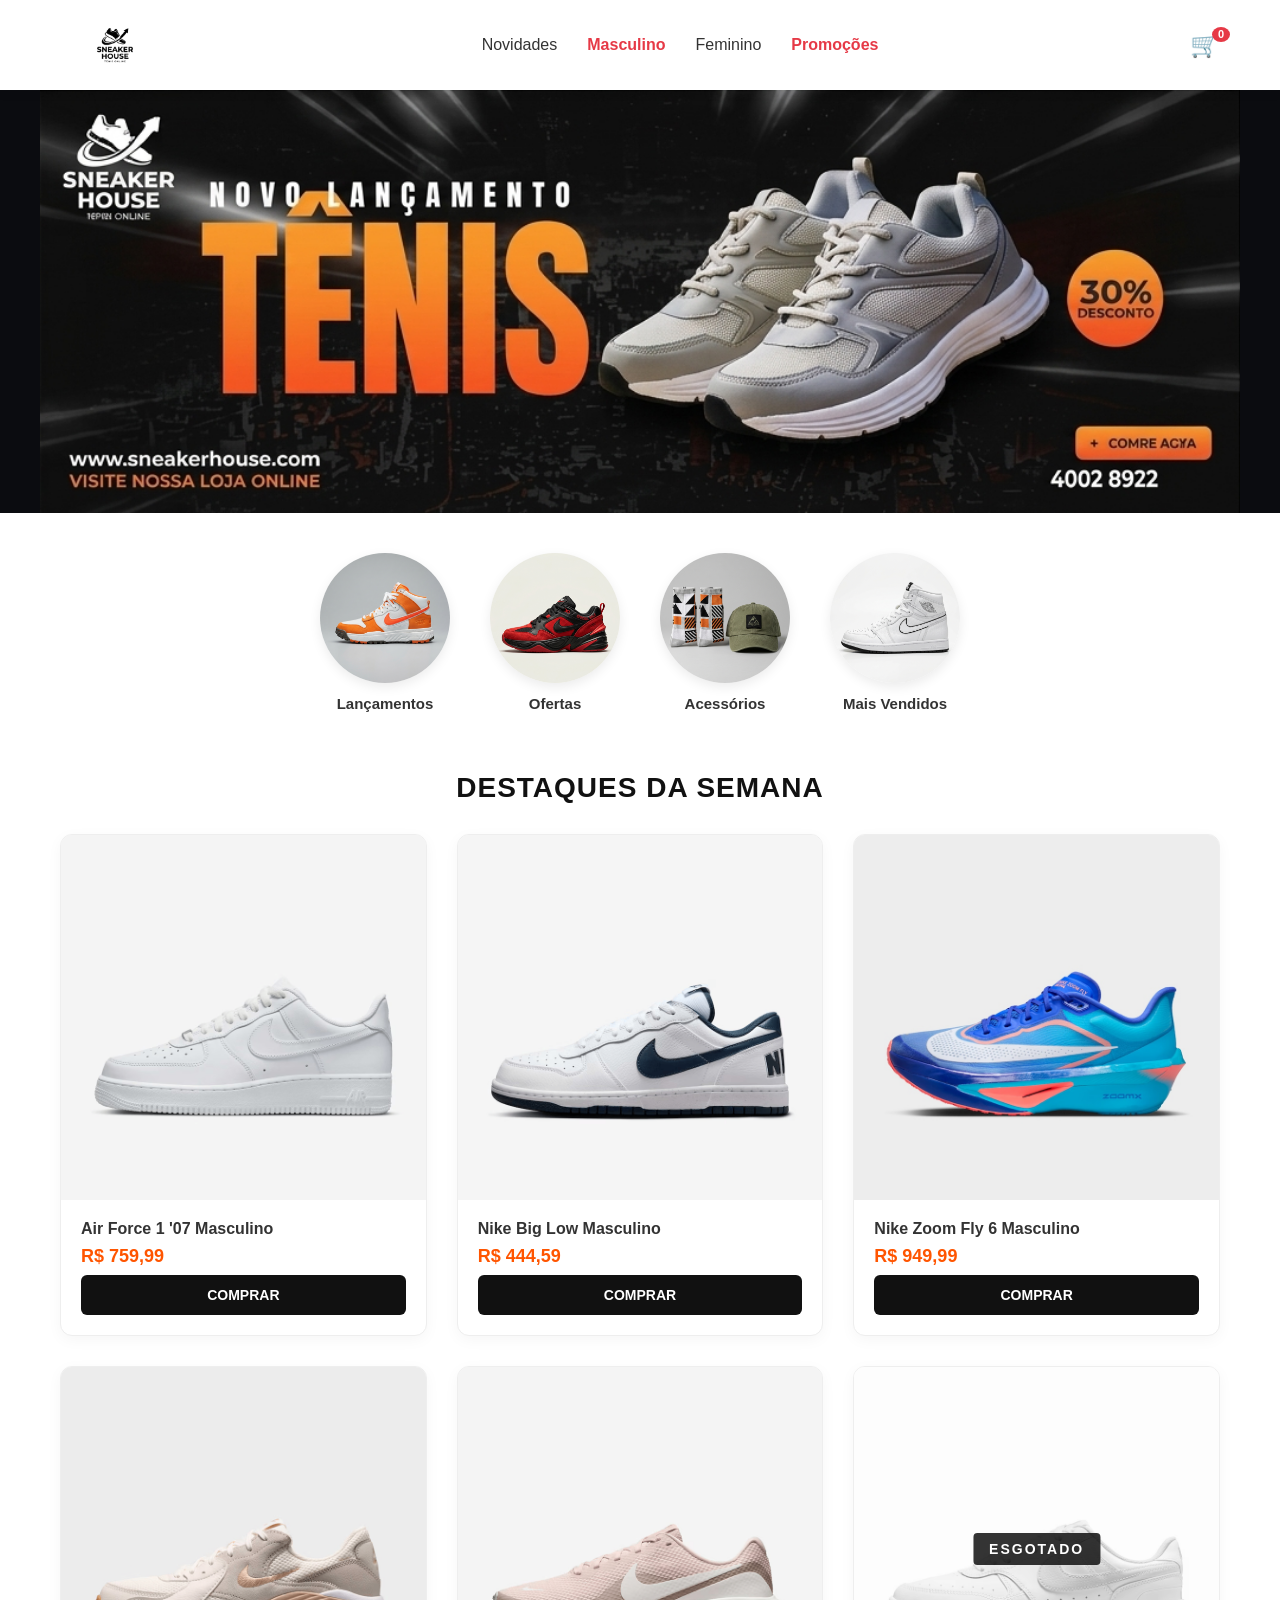
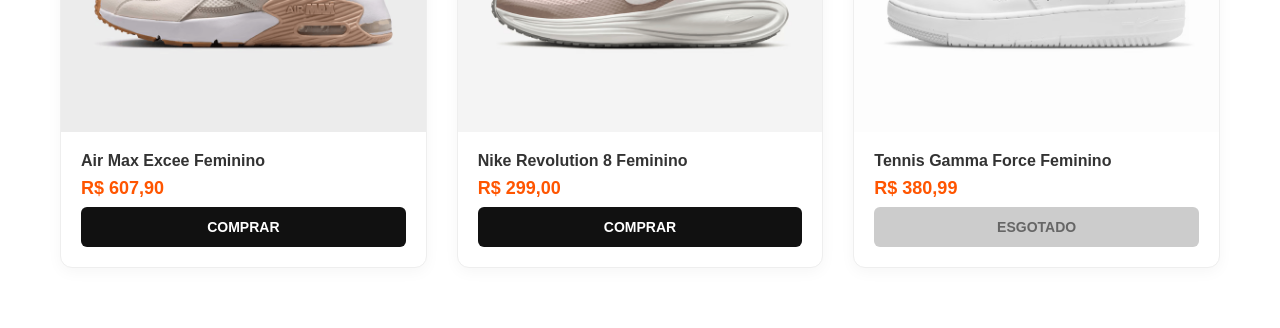
<file: index.html>
<!DOCTYPE html>
<html lang="pt-BR">
<head>
    <meta charset="UTF-8">
    <meta name="viewport" content="width=device-width, initial-scale=1.0">
    <title>Sneaker House - Home</title>
    <link rel="stylesheet" href="style.css">
</head>
<body>

    <!-- 1. Identidade Visual -->
    <header class="header-principal">
        <div class="header-container">

            <div class="caixa-logo">
                <!-- Ajustado para voltar para a home ao clicar no logo -->
                <a href="index.html">
                    <img src="logo.png" alt="Logotipo da Minha Loja - Link para a página inicial" class="logo-img">
                </a>
            </div>

            <!-- Navegação por categorias -->
            <nav class="nav-menu" aria-label="Navegação Principal">
                <ul>
                    <li><a href="#">Novidades</a></li>
                    <li><a href="index.html" class="highlight">Masculino</a></li>
                    <li><a href="#">Feminino</a></li>
                    <li><a href="#" class="highlight">Promoções</a></li>
                </ul>
            </nav>

            <!-- Carrinho de Compras -->
            <div class="carrinho-box">
                <a href="carrinho.html" class="link-carrinho" aria-label="Visualizar carrinho de compras">
                    <span class="icone-carrinho-emoji">🛒</span>
                    <span class="contador-itens">0</span>
                </a>
            </div>

        </div>
    </header>

    <!-- 2. Banner Principal -->
    <div class="banner-principal-container">
        <div class="banner-wrapper">
            <img src="banner-sneaker.png" alt="Novo Lançamento de Tênis na Sneaker House com 30% de desconto" class="banner-imagem-item">
        </div>
    </div>

    <!-- 3. Navegação por Categorias -->
    <div class="categorias-secao">
        <div class="categorias-container">

            <!-- Categoria 1 -->
            <a href="#" class="categoria-card">
                <div class="categoria-imagem-box">
                    <img src="cat-lancamentos.png" alt="Categoria Lançamentos" class="categoria-img">
                </div>
                <span class="categoria-nome">Lançamentos</span>
            </a>

            <!-- Categoria 2 -->
            <a href="#" class="categoria-card">
                <div class="categoria-imagem-box">
                    <img src="cat-ofertas.png" alt="Categoria Ofertas" class="categoria-img">
                </div>
                <span class="categoria-nome">Ofertas</span>
            </a>

            <!-- Categoria 3 -->
            <a href="#" class="categoria-card">
                <div class="categoria-imagem-box">
                    <img src="cat-acessorios.png" alt="Categoria Acessórios" class="categoria-img">
                </div>
                <span class="categoria-nome">Acessórios</span>
            </a>

            <!-- Categoria 4 -->
            <a href="#" class="categoria-card">
                <div class="categoria-imagem-box">
                    <img src="cat-mais-vendidos.png" alt="Categoria Mais Vendidos" class="categoria-img">
                </div>
                <span class="categoria-nome">Mais Vendidos</span>
            </a>

        </div>
    </div>

    <!-- 4. Vitrine de Produtos -->
    <section class="vitrine-secao">
        <h1 class="vitrine-titulo">Destaques da Semana</h1>

        <div class="produtos-grid">

            <!-- Card 1 (Linkado para a página do produto) -->
            <article class="produto-card">
                <div class="produto-imagem-box">
                    <img src="tenis1.png" alt="Tênis Casual Air Force 1 Masculino todo branco" class="produto-img" loading="lazy" width="300" height="300">
                </div>
                <div class="produto-info">
                    <h2 class="produto-nome">Air Force 1 '07 Masculino</h2>
                    <p class="produto-preco">R$ 759,99</p>
                    <!-- Ajustado para abrir o produto.html -->
                    <a href="produto.html" class="btn-comprar" style="text-align: center; text-decoration: none; display: block;">Comprar</a>
                </div>
            </article>

            <!-- Card 2 -->
            <article class="produto-card">
                <div class="produto-imagem-box">
                    <img src="tenis2.png" alt="Tênis Casual Nike Big Low em tons de branco e azul marinho" class="produto-img" loading="lazy" width="300" height="300">
                </div>
                <div class="produto-info">
                    <h2 class="produto-nome">Nike Big Low Masculino</h2>
                    <p class="produto-preco">R$ 444,59</p>
                    <button class="btn-comprar">Comprar</button>
                </div>
            </article>

            <!-- Card 3 -->
            <article class="produto-card">
                <div class="produto-imagem-box">
                    <img src="tenis3.png" alt="Tênis de Corrida Nike Zoom Fly 6 em tons de azul claro, escuro e laranja" class="produto-img" loading="lazy" width="300" height="300">
                </div>
                <div class="produto-info">
                    <h2 class="produto-nome">Nike Zoom Fly 6 Masculino</h2>
                    <p class="produto-preco">R$ 949,99</p>
                    <button class="btn-comprar">Comprar</button>
                </div>
            </article>

            <!-- Card 4 -->
            <article class="produto-card">
                <div class="produto-imagem-box">
                    <img src="tenis4.png" alt="Tênis Casual Air Max Excee Feminino em tons de rosa claro, bege e branco" class="produto-img" loading="lazy" width="300" height="300">
                </div>
                <div class="produto-info">
                    <h2 class="produto-nome">Air Max Excee Feminino</h2>
                    <p class="produto-preco">R$ 607,90</p>
                    <button class="btn-comprar">Comprar</button>
                </div>
            </article>

            <!-- Card 5 -->
            <article class="produto-card">
                <div class="produto-imagem-box">
                    <img src="tenis5.png" alt="Tênis Esportivo Nike Revlution 8 Feminino com tons de rosa claro, escuro e branco" class="produto-img" loading="lazy" width="300" height="300">
                </div>
                <div class="produto-info">
                    <h2 class="produto-nome">Nike Revolution 8 Feminino</h2>
                    <p class="produto-preco">R$ 299,00</p>
                    <button class="btn-comprar">Comprar</button>
                </div>
            </article>

            <!-- Card 6 -->
            <article class="produto-card esgotado">
                <div class="produto-imagem-box">
                    <span class="etiqueta-esgotado">ESGOTADO</span>
                    <img src="tenis6.png" alt="Tênis Casual Gamma Force Feminino com tons de rosa e branco" class="produto-img" loading="lazy" width="300" height="300">
                </div>
                <div class="produto-info">
                    <h2 class="produto-nome">Tennis Gamma Force Feminino</h2>
                    <p class="produto-preco">R$ 380,99</p>
                    <button class="btn-comprar" disabled>Esgotado</button>
                </div>
            </article>

        </div>
    </section>

</body>
</html>
</file>
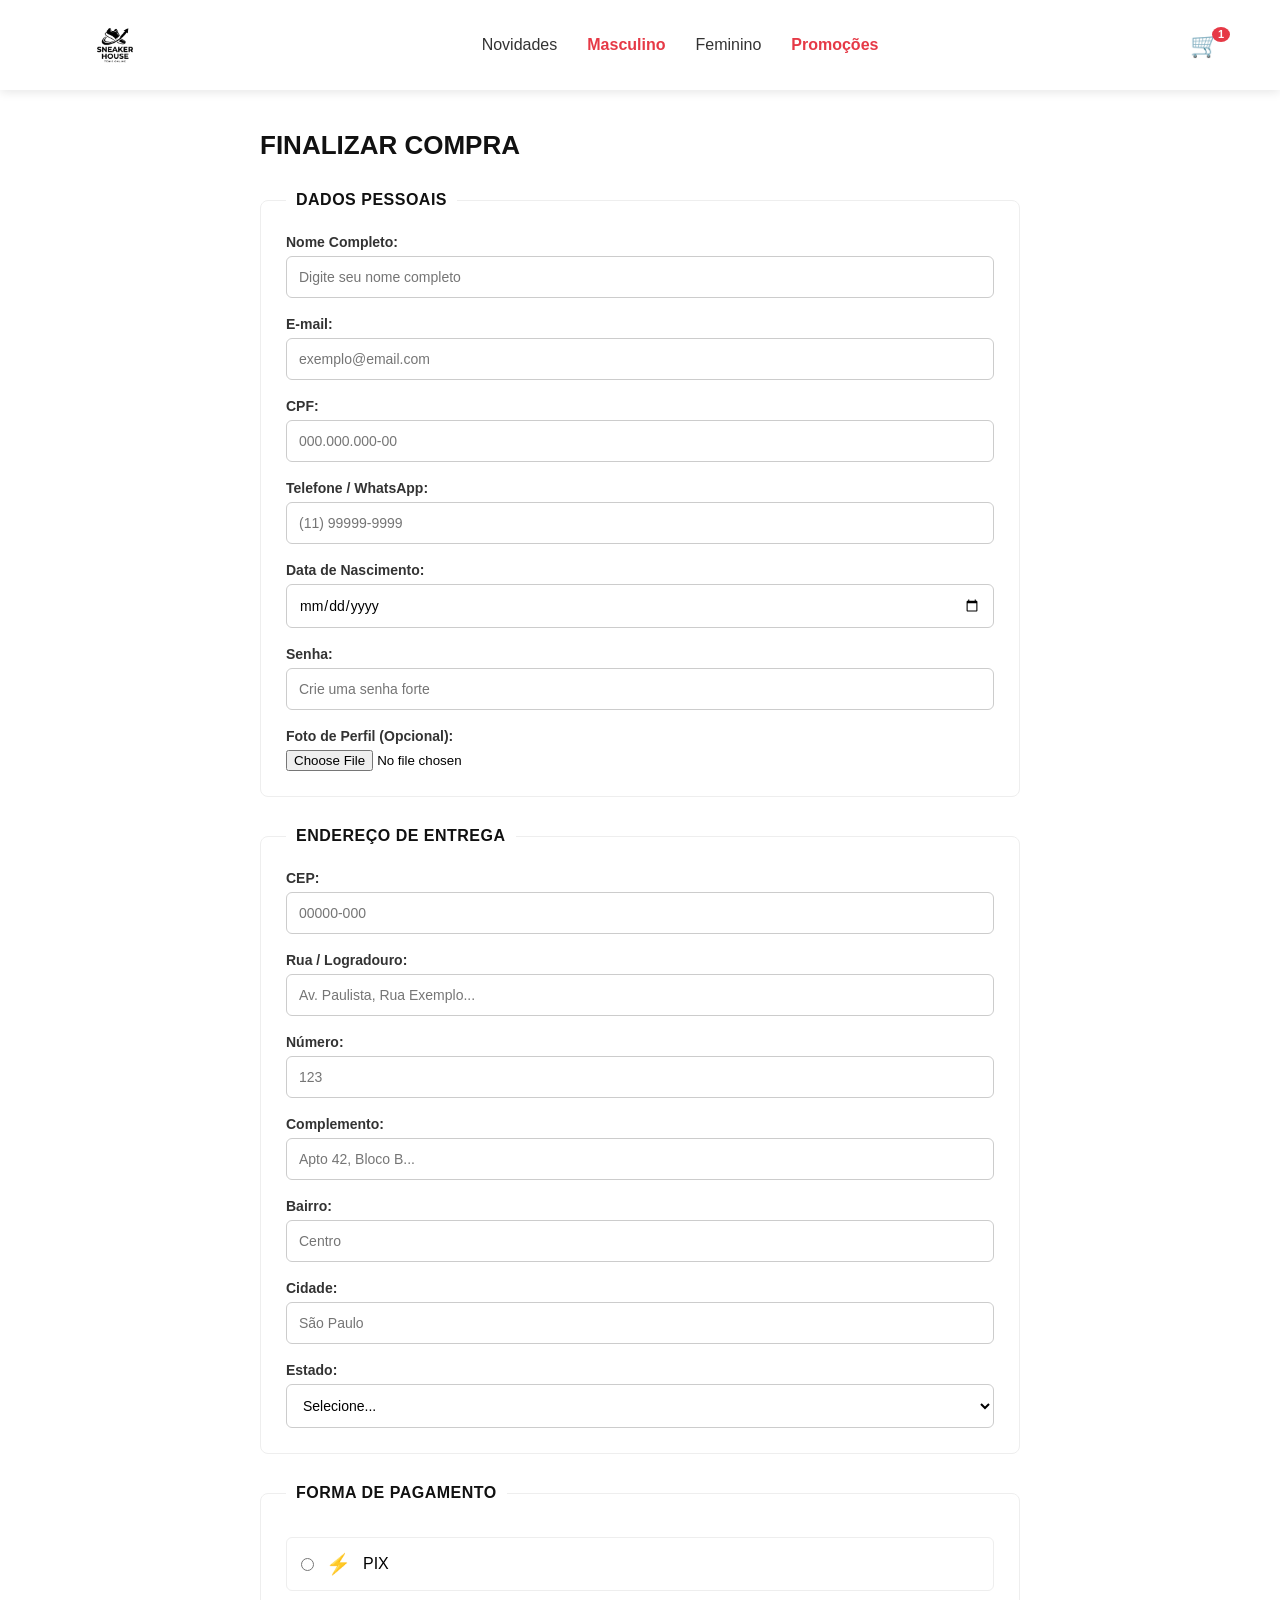
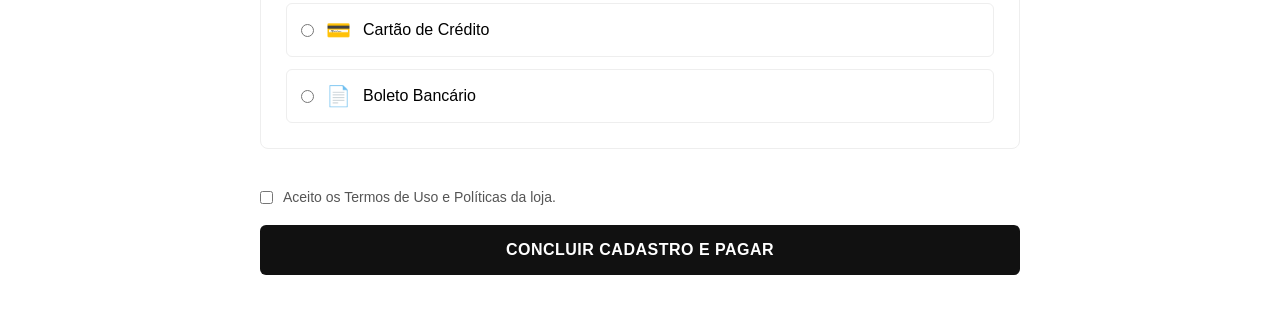
<file: cadastro.html>
<!DOCTYPE html>
<html lang="pt-BR">
<head>
    <meta charset="UTF-8">
    <meta name="viewport" content="width=device-width, initial-scale=1.0">
    <title>Finalizar Pedido - Sneaker House</title>
    <link rel="stylesheet" href="style.css">
</head>
<body>

    <!-- Identidade Visual Mantida -->
    <header class="header-principal">
        <div class="header-container">
            <div class="caixa-logo">
                <a href="index.html">
                    <img src="logo.png" alt="Logotipo da Minha Loja - Link para a página inicial" class="logo-img">
                </a>
            </div>
            <nav class="nav-menu" aria-label="Navegação Principal">
                <ul>
                    <li><a href="#">Novidades</a></li>
                    <li><a href="index.html" class="highlight">Masculino</a></li>
                    <li><a href="#">Feminino</a></li>
                    <li><a href="#" class="highlight">Promoções</a></li>
                </ul>
            </nav>
            <div class="carrinho-box">
                <a href="carrinho.html" class="link-carrinho" aria-label="Visualizar carrinho de compras">
                    <span class="icone-carrinho-emoji">🛒</span>
                    <span class="contador-itens">1</span>
                </a>
            </div>
        </div>
    </header>

    <!-- CONTEÚDO PRINCIPAL: CADASTRO E CHECKOUT -->
    <main class="cadastro-container">
        <h1 class="cadastro-titulo">Finalizar Compra</h1>

        <form action="#" method="POST" class="formulario-checkout">
            
            <!-- Bloco 1: Dados Pessoais -->
            <fieldset class="bloco-formulario">
                <legend>Dados Pessoais</legend>
                
                <div class="campo-grupo">
                    <label for="nome-completo">Nome Completo:</label>
                    <input type="text" id="nome-completo" required placeholder="Digite seu nome completo">
                </div>

                <div class="campo-grupo">
                    <label for="email-cliente">E-mail:</label>
                    <input type="email" id="email-cliente" required placeholder="exemplo@email.com">
                </div>

                <div class="campo-grupo">
                    <label for="cpf-cliente">CPF:</label>
                    <input type="text" id="cpf-cliente" required placeholder="000.000.000-00" pattern="\d{3}\.\d{3}\.\d{3}-\d{2}|\d{11}">
                </div>

                <div class="campo-grupo">
                    <label for="tel-cliente">Telefone / WhatsApp:</label>
                    <input type="tel" id="tel-cliente" required placeholder="(11) 99999-9999">
                </div>

                <div class="campo-grupo">
                    <label for="data-nasc">Data de Nascimento:</label>
                    <input type="date" id="data-nasc" required>
                </div>

                <div class="campo-grupo">
                    <label for="senha-cliente">Senha:</label>
                    <input type="password" id="senha-cliente" required placeholder="Crie uma senha forte">
                </div>

                <div class="campo-grupo">
                    <label for="avatar-cliente">Foto de Perfil (Opcional):</label>
                    <input type="file" id="avatar-cliente" accept="image/*">
                </div>
            </fieldset>

            <!-- Bloco 2: Endereço de Entrega -->
            <fieldset class="bloco-formulario">
                <legend>Endereço de Entrega</legend>

                <div class="campo-grupo">
                    <label for="cep-entrega">CEP:</label>
                    <input type="text" id="cep-entrega" required placeholder="00000-000">
                </div>

                <div class="campo-grupo">
                    <label for="rua-entrega">Rua / Logradouro:</label>
                    <input type="text" id="rua-entrega" required placeholder="Av. Paulista, Rua Exemplo...">
                </div>

                <div class="campo-grupo">
                    <label for="num-entrega">Número:</label>
                    <input type="text" id="num-entrega" required placeholder="123">
                </div>

                <div class="campo-grupo">
                    <label for="comp-entrega">Complemento:</label>
                    <input type="text" id="comp-entrega" placeholder="Apto 42, Bloco B...">
                </div>

                <div class="campo-grupo">
                    <label for="bairro-entrega">Bairro:</label>
                    <input type="text" id="bairro-entrega" required placeholder="Centro">
                </div>

                <div class="campo-grupo">
                    <label for="cidade-entrega">Cidade:</label>
                    <input type="text" id="cidade-entrega" required placeholder="São Paulo">
                </div>

                <div class="campo-grupo">
                    <label for="estado-entrega">Estado:</label>
                    <select id="estado-entrega" required class="input-select">
                        <option value="">Selecione...</option>
                        <option value="SP">São Paulo</option>
                        <option value="RJ">Rio de Janeiro</option>
                        <option value="MG">Minas Gerais</option>
                        <option value="PR">Paraná</option>
                    </select>
                </div>
            </fieldset>

            <!-- Bloco 3: Forma de Pagamento -->
            <fieldset class="bloco-formulario">
                <legend>Forma de Pagamento</legend>

                <div class="pagamento-opcoes">
                    
                    <label class="pagamento-item">
                        <input type="radio" name="pagamento" value="pix" required>
                        <span class="icone-pagamento">⚡</span>
                        <span>PIX</span>
                    </label>

                    <label class="pagamento-item">
                        <input type="radio" name="pagamento" value="cartao">
                        <span class="icone-pagamento">💳</span>
                        <span>Cartão de Crédito</span>
                    </label>

                    <label class="pagamento-item">
                        <input type="radio" name="pagamento" value="boleto">
                        <span class="icone-pagamento">📄</span>
                        <span>Boleto Bancário</span>
                    </label>

                </div>
            </fieldset>

            <!-- Termos e Botão de Envio -->
            <div class="termos-e-envio">
                <label for="termos-uso" class="checkbox-label">
                    <input type="checkbox" id="termos-uso" required>
                    <span>Aceito os Termos de Uso e Políticas da loja.</span>
                </label>

                <button type="submit" class="btn-concluir">Concluir Cadastro e Pagar</button>
            </div>

        </form>
    </main>

</body>
</html>
</file>
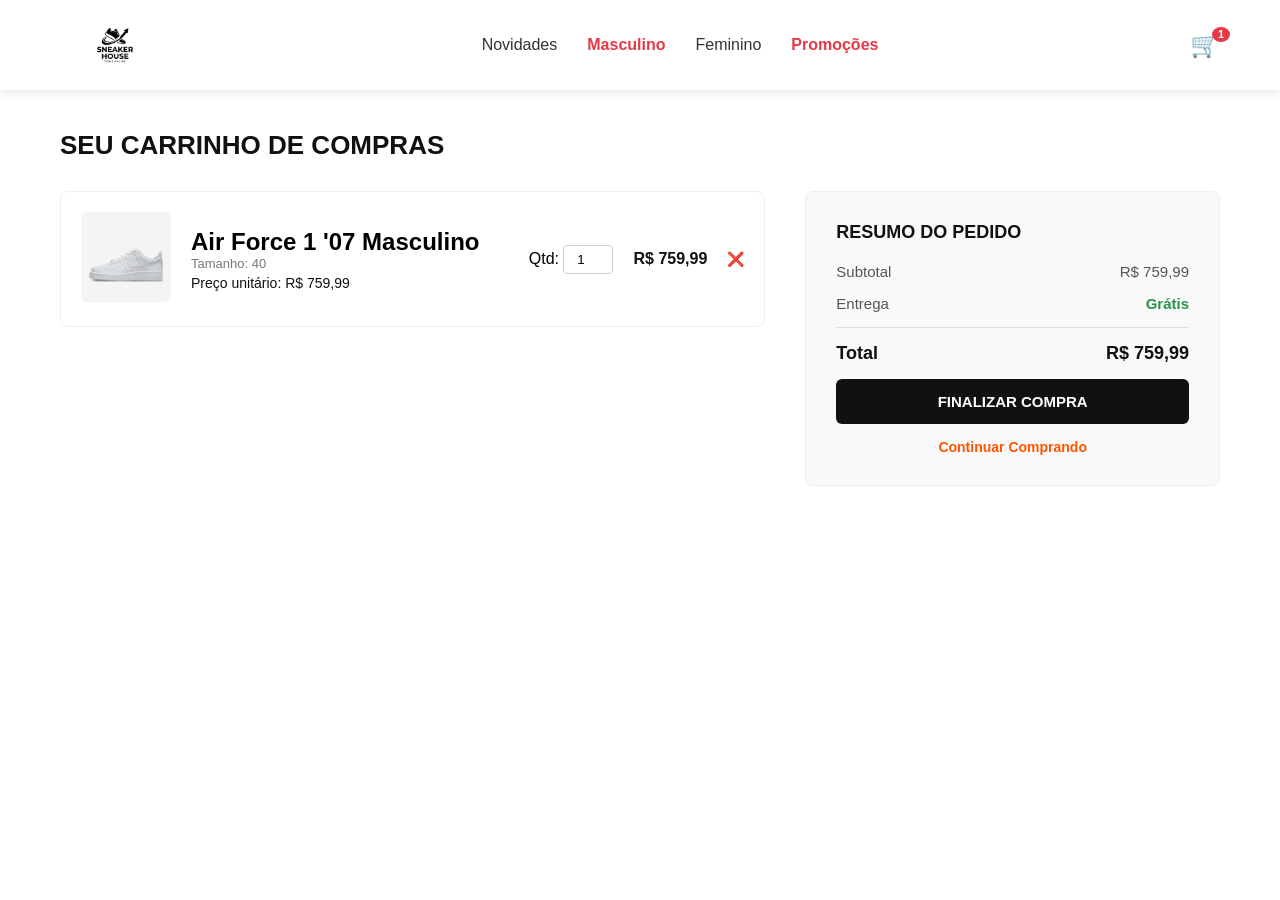
<file: carrinho.html>
<!DOCTYPE html>
<html lang="pt-BR">
<head>
    <meta charset="UTF-8">
    <meta name="viewport" content="width=device-width, initial-scale=1.0">
    <title>Carrinho de Compras - Sneaker House</title>
    <link rel="stylesheet" href="style.css">
</head>
<body>

    <!-- 1. Identidade Visual (Idêntica às outras páginas) -->
    <header class="header-principal">
        <div class="header-container">
            <div class="caixa-logo">
                <a href="index.html">
                    <img src="logo.png" alt="Logotipo da Minha Loja - Link para a página inicial" class="logo-img">
                </a>
            </div>
            <nav class="nav-menu" aria-label="Navegação Principal">
                <ul>
                    <li><a href="#">Novidades</a></li>
                    <li><a href="index.html" class="highlight">Masculino</a></li>
                    <li><a href="#">Feminino</a></li>
                    <li><a href="#" class="highlight">Promoções</a></li>
                </ul>
            </nav>
            <div class="carrinho-box">
                <a href="carrinho.html" class="link-carrinho" aria-label="Visualizar carrinho de compras">
                    <span class="icone-carrinho-emoji">🛒</span>
                    <span class="contador-itens">1</span> <!-- Agora mostra 1 item adicionado -->
                </a>
            </div>
        </div>
    </header>

    <!-- CONTEÚDO PRINCIPAL: CARRINHO DE COMPRAS -->
    <main class="carrinho-container">
        <h1 class="carrinho-titulo">Seu Carrinho de Compras</h1>

        <div class="carrinho-layout">
            
            <!-- Tabela/Lista de Itens no Carrinho -->
            <section class="carrinho-itens">
                <div class="item-carrinho-card">
                    <div class="item-imagem">
                        <img src="tenis1.png" alt="Air Force 1 '07 Masculino">
                    </div>
                    <div class="item-detalhes">
                        <h2>Air Force 1 '07 Masculino</h2>
                        <p class="item-opcao">Tamanho: 40</p>
                        <p class="item-preco-unitario">Preço unitário: R$ 759,99</p>
                    </div>
                    <div class="item-quantidade">
                        <label for="qtd-item-1">Qtd:</label>
                        <input type="number" id="qtd-item-1" value="1" min="1" class="input-qtd" oninput="
                            let total = (759.99 * this.value).toFixed(2).replace('.', ',');
                            document.getElementById('preco-prod').innerText = 'R$ ' + total;
                            document.getElementById('subtotal').innerText = 'R$ ' + total;
                            document.getElementById('total-geral').innerText = 'R$ ' + total;
                        ">
                    </div>
                    <div class="item-subtotal-valor">
                        <span id="preco-prod">R$ 759,99</span>
                    </div>
                    <div class="item-remover">
                        <button class="btn-remover-item" title="Remover produto">❌</button>
                    </div>
                </div>
            </section>

            <!-- Resumo dos Valores e Fechamento do Pedido -->
            <aside class="carrinho-resumo">
                <h2>Resumo do Pedido</h2>
                <div class="resumo-linha">
                    <span>Subtotal</span>
                    <span id="subtotal">R$ 759,99</span>
                </div>
                <div class="resumo-linha">
                    <span>Entrega</span>
                    <span class="frete-gratis">Grátis</span>
                </div>
                <hr class="divisor-resumo">
                <div class="resumo-linha total">
                    <span>Total</span>
                    <span id="total-geral">R$ 759,99</span>
                </div>

                <a href="cadastro.html" class="btn-finalizar-compra" style="text-decoration: none; display: block; text-align: center;">
                    Finalizar Compra
                </a>

                <a href="index.html" class="btn-continuar-comprando">Continuar Comprando</a>
            </aside>
        </div>
    </main>

</body>
</html>
</file>
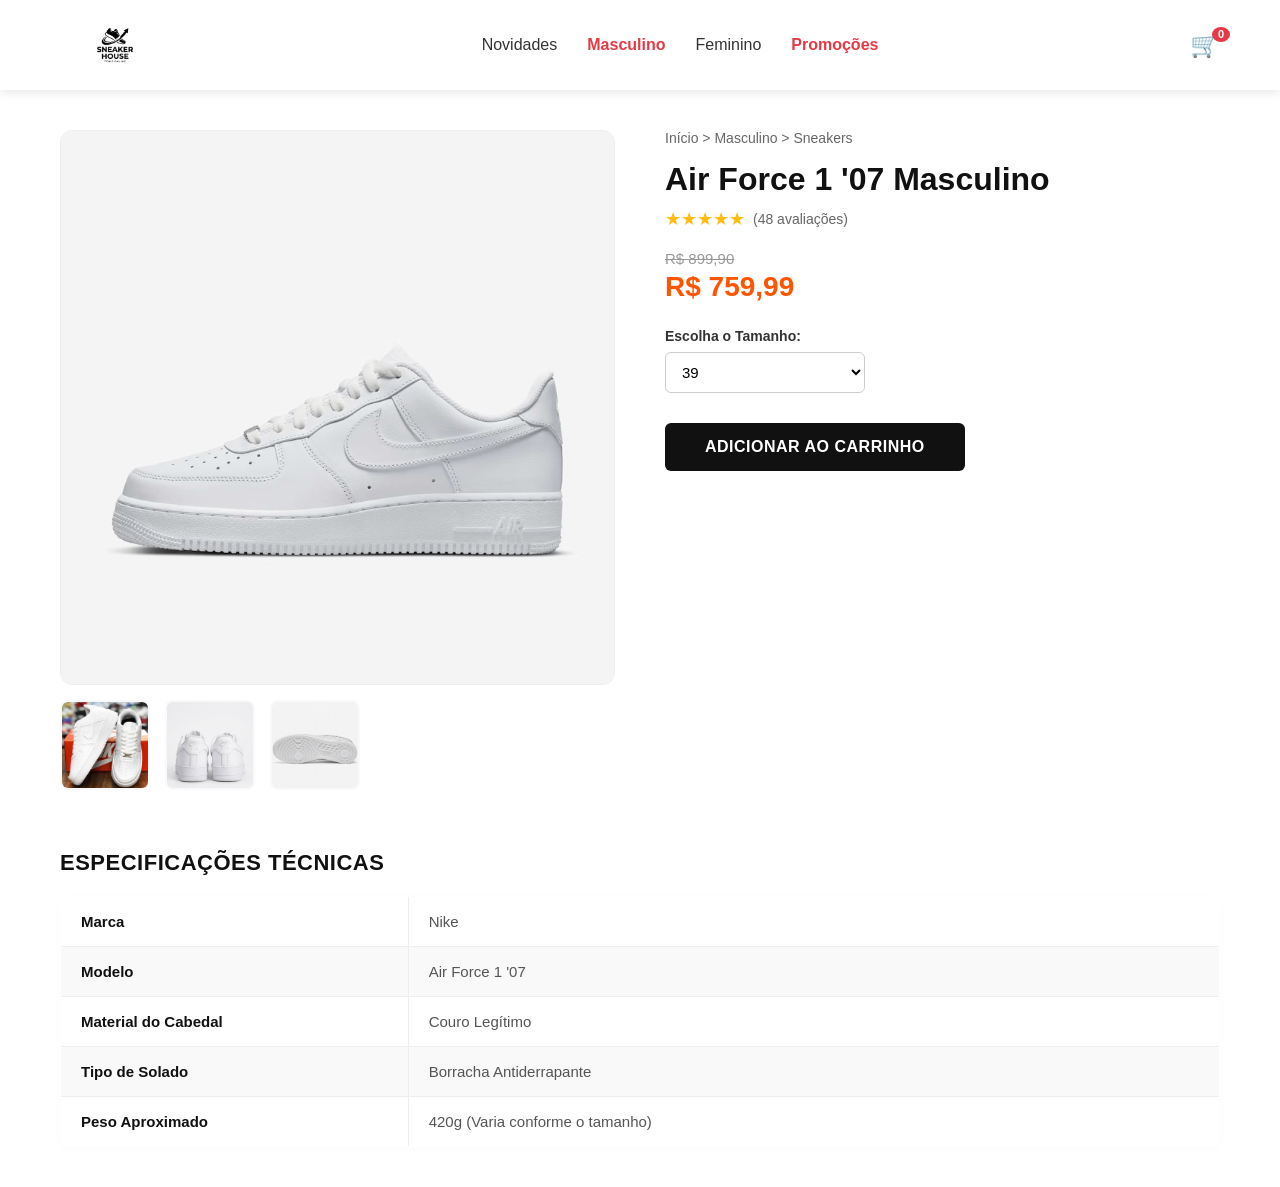
<file: produto.html>
<!DOCTYPE html>
<html lang="pt-BR">
<head>
    <meta charset="UTF-8">
    <meta name="viewport" content="width=device-width, initial-scale=1.0">
    <title>Air Force 1 '07 Masculino - Sneaker House</title>
    <link rel="stylesheet" href="style.css">
</head>
<body>

    <!-- 1. Identidade Visual -->
    <header class="header-principal">
        <div class="header-container">

            <div class="caixa-logo">
                <a href="index.html">
                    <img src="logo.png" alt="Logotipo da Minha Loja - Link para a página inicial" class="logo-img">
                </a>
            </div>

            <nav class="nav-menu" aria-label="Navegação Principal">
                <ul>
                    <li><a href="#">Novidades</a></li>
                    <li><a href="index.html" class="highlight">Masculino</a></li>
                    <li><a href="#">Feminino</a></li>
                    <li><a href="#" class="highlight">Promoções</a></li>
                </ul>
            </nav>

            <div class="carrinho-box">
                <a href="carrinho.html" class="link-carrinho" aria-label="Visualizar carrinho de compras">
                    <span class="icone-carrinho-emoji">🛒</span>
                    <span class="contador-itens">0</span>
                </a>
            </div>

        </div>
    </header>

    <!-- CONTEÚDO PRINCIPAL -->
    <main class="produto-detalhes-container">
        
        <!-- Layout de Duas Colunas -->
        <div class="produto-layout-flex">
            
            <!-- Coluna da Esquerda (Imagens) -->
            <div class="coluna-imagens">
                <div class="foto-principal-box">
                    <img src="tenis1.png" alt="Tênis Casual Air Force 1 Masculino todo branco - Foto Principal" class="foto-principal">
                </div>
                
                <!-- 3 Miniaturas com efeito de borda no Hover -->
                <div class="galeria-thumbnails">
                    <img src="tenis1-lateral.png" alt="Air Force 1 - Ângulo 1" class="thumbnail">
                    <img src="tenis1-traseira.png" alt="Air Force 1 - Ângulo 2" class="thumbnail">
                    <img src="tenis1-solado.png" alt="Air Force 1 - Ângulo 3" class="thumbnail">
                </div>
            </div>

            <!-- Coluna da Direita (Compra) -->
            <section class="coluna-infos">
                
                <!-- Trilha de Navegação (Breadcrumb) -->
                <nav class="breadcrumb" aria-label="Breadcrumb">
                    <a href="index.html">Início</a> &gt; <a href="index.html">Masculino</a> &gt; <a href="#">Sneakers</a>
                </nav>

                <!-- Título H1 -->
                <h1 class="produto-titulo-h1">Air Force 1 '07 Masculino</h1>

                <!-- Avaliação em Estrelas -->
                <div class="avaliacao-estrelas" role="img" aria-label="Avaliação: 5 de 5 estrelas">
                    <span class="estrelas">★★★★★</span>
                    <span class="quantidade-avaliacoes">(48 avaliações)</span>
                </div>

                <!-- Preço Antigo e Atual -->
                <div class="bloco-precos">
                    <span class="preco-antigo">R$ 899,90</span>
                    <span class="preco-atual">R$ 759,99</span>
                </div>

                <!-- Seletor de Opções (Tamanho) -->
                <div class="seletores-opcoes">
                    <label for="seletor-tamanho">Escolha o Tamanho:</label>
                    <select id="seletor-tamanho" class="input-seletor">
                        <option value="39">39</option>
                        <option value="40">40</option>
                        <option value="41">41</option>
                        <option value="42">42</option>
                        <option value="43">43</option>
                        <option value="44">44</option>
                    </select>
                </div>

                <!-- Botão Principal de Compra estruturado como Link <a> -->
                <div class="acoes-compra">
                    <a href="carrinho.html" class="btn-adicionar-carrinho">Adicionar ao Carrinho</a>
                </div>
            </section>

        </div>

        <!-- Tabela de Especificações Técnicas Semântica (Requisito 2) -->
        <section class="secao-especificacoes">
            <h2 class="titulo-tabela">Especificações Técnicas</h2>
            
            <table class="tabela-semantica">
                <tbody>
                    <tr>
                        <th scope="row">Marca</th>
                        <td>Nike</td>
                    </tr>
                    <tr>
                        <th scope="row">Modelo</th>
                        <td>Air Force 1 '07</td>
                    </tr>
                    <tr>
                        <th scope="row">Material do Cabedal</th>
                        <td>Couro Legítimo</td>
                    </tr>
                    <tr>
                        <th scope="row">Tipo de Solado</th>
                        <td>Borracha Antiderrapante</td>
                    </tr>
                    <tr>
                        <th scope="row">Peso Aproximado</th>
                        <td>420g (Varia conforme o tamanho)</td>
                    </tr>
                </tbody>
            </table>
        </section>

    </main>

</body>
</html>
</file>
<file: style.css>
/* Reset para o padrão do navegador */
* {
  margin: 0;
  padding: 0;
  box-sizing: border-box;
  font-family: "Segoe UI", sans-serif;
}

/* Estilização do cabeçalho */
.header-principal {
  background-color: #ffffff;
  box-shadow: 0 2px 10px rgba(0, 0, 0, 0.1); /* Sombra embaixo do menu */
  position: sticky;
  top: 0;
  z-index: 1000; /* Menu fixo no topo quando rola a página */
}

.header-container {
  max-width: 1200px;
  margin: 0 auto;
  padding: 15px 20px;
  display: flex;
  justify-content: space-between;
  align-items: center;
}

.caixa-logo {
  display: flex;
  align-items: center;
}

.logo-img {
  height: 60px;
  width: auto;
  display: block;
  object-fit: contain;
  transition: transform 0.2s ease;
}

.logo-img:hover {
  transform: scale(1.45);
}

/* Menu de Navegação */
.nav-menu ul {
  display: flex;
  list-style: none;
  gap: 30px; /* Espaçamento igual entre os itens */
}

.nav-menu a {
  text-decoration: none;
  color: #333333;
  font-weight: 500;
  font-size: 16px;
  transition: color 0.3s ease;
}

.nav-menu a.highlight {
  color: #e63946;
  font-weight: 600;
}

.nav-menu a.highlight:hover {
  color: #b51726;
}

/* Carrinho de Compras */
.carrinho-box {
  display: flex;
  align-items: center;
}

.link-carrinho {
  text-decoration: none;
  position: relative;
  display: flex;
  align-items: center;
}

.icone-carrinho-emoji {
  font-size: 24px;
  line-height: 1;
}

.contador-itens {
  position: absolute;
  top: -6px;
  right: -10px;
  background-color: #e63946;
  color: white;
  font-size: 11px;
  font-weight: bold;
  border-radius: 50%;
  padding: 2px 6px;
  line-height: 1;
}

/* 2. Container do Banner */
.banner-principal-container {
  width: 100%;
  background-color: #0b0c10;
  display: flex;
  justify-content: center;
  overflow: hidden;
}

.banner-wrapper {
  width: 100%;
  max-width: 1200px; /* Alinha com a largura do cabeçalho */
}

.banner-imagem-item {
  width: 100%;
  height: auto;
  display: block;
}

/* 3. Categorias */
.categorias-secao {
  max-width: 1200px;
  margin: 40px auto;
  padding: 0 20px;
}

/* Alinhando os cards */
.categorias-container {
  display: flex;
  justify-content: center;
  gap: 40px;
  flex-wrap: wrap;
}

/* Estilo do card de cada categoria */
.categoria-card {
  text-decoration: none;
  display: flex;
  flex-direction: column;
  align-items: center;
  gap: 12px;
}

/* Caixa da Imagem */
.categoria-imagem-box {
  width: 130px;
  height: 130px;
  border-radius: 50%;
  overflow: hidden;
  box-shadow: 0 4px 12px rgba(0, 0, 0, 0.08);
}

/* Imagem dentro do círculo */
.categoria-img {
  width: 100%;
  height: 100%;
  object-fit: cover;
  transition: transform 0.3s ease;
}

/* Texto embaixo da bolinha */
.categoria-nome {
  font-size: 15px;
  font-weight: 600;
  color: #333333;
  transition: color 0.2s ease;
}

/* Efeito Hover, de passar o mouse em cima */
.categoria-card:hover .categoria-img {
  transform: scale(1.08);
}

.categoria-card:hover .categoria-nome {
  color: #ff5500;
}

/* 4. Vitrine de Produtos */
.vitrine-secao {
  max-width: 1200px;
  margin: 60px auto;
  padding: 0 20px;
}

/* Título dos Destaques */
.vitrine-titulo {
  font-size: 28px;
  font-weight: 700;
  color: #111111;
  margin-bottom: 30px;
  text-align: center;
  text-transform: uppercase;
  letter-spacing: 1px;
}

/* O Grid que organiza os 6 produtos em 3 colunas */
.produtos-grid {
  display: grid;
  grid-template-columns: repeat(3, 1fr);
  gap: 30px;
}

/* Estilo do Card Individual (usando a tag semântica article) */
.produto-card {
  background-color: #ffffff;
  border-radius: 12px;
  overflow: hidden;
  box-shadow: 0 4px 15px rgba(0, 0, 0, 0.04);
  border: 1px solid #eeeeee;
  transition:
    transform 0.3s ease,
    box-shadow 0.3s ease;
  display: flex;
  flex-direction: column;
}

/* Efeito ao passar o mouse no card do produto */
.produto-card:hover {
  transform: translateY(-5px); /* Dá um leve pulinho para cima */
  box-shadow: 0 8px 25px rgba(0, 0, 0, 0.1);
}

.produto-imagem-box {
  width: 100%;
  aspect-ratio: 1 / 1;
  background-color: #f9f9f9;
  overflow: hidden;
}

.produto-img {
  width: 100%;
  height: 100%;
  object-fit: cover;
  transition: transform 0.3s ease;
}

/* A foto cresce de leve se passar o mouse */
.produto-card:hover .produto-img {
  transform: scale(1.05);
}

/* Textos e Botão abaixo da foto */
.produto-info {
  padding: 20px;
  display: flex;
  flex-direction: column;
  gap: 8px;
  flex-grow: 1;
}

.produto-nome {
  font-size: 16px;
  font-weight: 600;
  color: #333333;
}

.produto-preco {
  font-size: 18px;
  font-weight: 700;
  color: #ff5500;
}

.btn-comprar {
  margin-top: auto;
  background-color: #111111;
  color: #ffffff;
  border: none;
  padding: 12px;
  font-weight: 600;
  font-size: 14px;
  border-radius: 6px;
  cursor: pointer;
  text-transform: uppercase;
  transition: background-color 0.2s ease;
}

.btn-comprar:hover {
  background-color: #ff5500;
}

/* 5. Configurando o produto esgotado */
.produto-card.esgotado .produto-imagem-box {
  position: relative;
}

.produto-card.esgotado .produto-img {
  filter: grayscale(100%); /* Imagem 100% em preto e branco */
  opacity: 0.7; /* Opacidade em 0.7 */
}

.etiqueta-esgotado {
  position: absolute;
  top: 50%;
  left: 50%;
  transform: translate(-50%,-50%); /* Centraliza perfeitamente no meio */
  background-color: rgba(17, 17, 17, 0.85);
  color: #ffffff;
  font-size: 14px;
  font-weight: 700;
  padding: 8px 16px;
  border-radius: 4px;
  letter-spacing: 2px;
  z-index: 10;
  text-transform: uppercase;
}

.produto-card.esgotado .btn-comprar {
  background-color: #cccccc;
  color: #666666;
  cursor: not-allowed;
}

.produto-card.esgotado:hover {
  transform: none;
  box-shadow: 0 4px 15px rgba(0, 0, 0, 0.04);
}

.produto-card.esgotado:hover .produto-img {
  transform: none;
}

.produto-detalhes-container {
  max-width: 1200px;
  margin: 40px auto;
  padding: 0 20px;
}

.produto-layout-flex {
  display: flex;
  gap: 50px;
  margin-bottom: 60px;
}

.coluna-imagens, .coluna-infos {
  flex: 1;
}

/* ==========================================
   PARTE DO PRODUTO (REQUISITOS)
   ========================================== */

/* Regras obrigatórias para a imagem principal */
.foto-principal {
  width: 100%;
  aspect-ratio: 1 / 1; /* Proporção quadrada exigida */
  object-fit: cover;   /* Encaixe exigido */
  border-radius: 12px;
  border: 1px solid #eeeeee;
  display: block;
}

.galeria-thumbnails {
  display: flex;
  gap: 15px;
  margin-top: 15px;
}

.thumbnail {
  width: 90px;
  height: 90px;
  object-fit: cover;
  border: 2px solid transparent;
  border-radius: 8px;
  cursor: pointer;
  background-color: #f9f9f9;
  transition: border-color 0.2s ease, transform 0.2s ease;
}

/* Efeito de borda hover */
.thumbnail:hover {
  border-color: #ff5500;
  transform: translateY(-2px);
}

/* Textos e Detalhes da Coluna da Direita */
.breadcrumb {
  font-size: 14px;
  color: #666666;
  margin-bottom: 15px;
}

.breadcrumb a {
  color: #666666;
  text-decoration: none;
  transition: color 0.2s;
}

.breadcrumb a:hover {
  color: #ff5500;
}

.produto-titulo-h1 {
  font-size: 32px;
  font-weight: 700;
  color: #111111;
  margin-bottom: 10px;
}

.avaliacao-estrelas {
  display: flex;
  align-items: center;
  gap: 8px;
  margin-bottom: 20px;
}

.estrelas {
  color: #ffbc0b;
  font-size: 18px;
}

.quantidade-avaliacoes {
  font-size: 14px;
  color: #666666;
}

/* Preço Antigo/Atual */
.bloco-precos {
  margin-bottom: 25px;
  display: flex;
  flex-direction: column;
  gap: 4px;
}

.preco-antigo {
  font-size: 15px;
  text-decoration: line-through;
  color: #999999;
}

.preco-atual {
  font-size: 28px;
  font-weight: 700;
  color: #ff5500; /* Seu padrão laranja */
}

/* Seletor de Opções (Tamanho/Cor) */
.seletores-opcoes {
  margin-bottom: 30px;
  display: flex;
  flex-direction: column;
  gap: 8px;
}

.seletores-opcoes label {
  font-size: 14px;
  font-weight: 600;
  color: #333333;
}

.input-seletor {
  width: 100%;
  max-width: 200px;
  padding: 10px 12px;
  font-size: 15px;
  border: 1px solid #cccccc;
  border-radius: 6px;
  outline: none;
  background-color: #ffffff;
  cursor: pointer;
  transition: border-color 0.2s;
}

.input-seletor:focus {
  border-color: #ff5500;
}

/* Botão Principal estilizado como Link <a> */
.acoes-compra {
  margin-top: 20px;
}

.btn-adicionar-carrinho {
  display: inline-block;
  background-color: #111111; /* Seu padrão escuro */
  color: #ffffff;
  padding: 15px 40px;
  text-decoration: none;
  font-weight: 600;
  font-size: 16px;
  border-radius: 6px;
  text-transform: uppercase;
  letter-spacing: 0.5px;
  text-align: center;
  transition: background-color 0.2s ease, transform 0.2s ease;
}

.btn-adicionar-carrinho:hover {
  background-color: #ff5500;
}

.secao-especificacoes {
  margin-top: 20px;
}

.titulo-tabela {
  font-size: 22px;
  font-weight: 700;
  color: #111111;
  margin-bottom: 20px;
  text-transform: uppercase;
  letter-spacing: 0.5px;
}

.tabela-semantica {
  width: 100%;
  border-collapse: collapse;
  box-shadow: 0 2px 8px rgba(0, 0, 0, 0.02);
  border-radius: 8px;
  overflow: hidden;
  border: 1px solid #eeeeee;
}

.tabela-semantica th, 
.tabela-semantica td {
  padding: 16px 20px;
  text-align: left;
  font-size: 15px;
}

.tabela-semantica th {
  background-color: #ffffff;
  color: #111111;
  font-weight: 600;
  width: 30%;
  border-right: 1px solid #eeeeee;
}

.tabela-semantica td {
  color: #555555;
}

.tabela-semantica tbody tr {
  border-bottom: 1px solid #eeeeee;
}

.tabela-semantica tbody tr:last-child {
  border-bottom: none;
}

/* Efeito zebrado (:nth-child(even)) exigido */
.tabela-semantica tbody tr:nth-child(even) {
  background-color: #f9f9f9;
}

.tabela-semantica tbody tr:nth-child(even) th {
  background-color: #f9f9f9; /* Mantém o fundo alinhado na linha par */
}


/* ==========================================
   PÁGINA DO CARRINHO DE COMPRAS
   ========================================== */

.carrinho-container {
  max-width: 1200px;
  margin: 40px auto;
  padding: 0 20px;
}

.carrinho-titulo {
  font-size: 26px;
  font-weight: 700;
  color: #111111;
  margin-bottom: 30px;
  text-transform: uppercase;
}

.carrinho-layout {
  display: flex;
  gap: 40px;
  align-items: flex-start;
}

.carrinho-itens {
  flex: 2; /* Ocupa duas partes do espaço */
}

/* Card do Item dentro do Carrinho */
.item-carrinho-card {
  display: flex;
  align-items: center;
  justify-content: space-between;
  padding: 20px;
  background: #ffffff;
  border: 1px solid #eeeeee;
  border-radius: 8px;
  margin-bottom: 20px;
  gap: 20px;
}

.item-imagem img {
  width: 90px;
  height: 90px;
  object-fit: cover;
  border-radius: 6px;
}

.item-detalhes {
  flex-grow: 1;
}

.item-detalhes h3 {
  font-size: 16px;
  color: #333333;
  margin-bottom: 5px;
}

.item-opcao {
  font-size: 13px;
  color: #777777;
  margin-bottom: 4px;
}

.item-preco-unitario {
  font-size: 14px;
  color: #111111;
}

.input-qtd {
  width: 50px;
  padding: 6px;
  border: 1px solid #cccccc;
  border-radius: 4px;
  text-align: center;
}

.item-subtotal-valor {
  font-size: 16px;
  font-weight: 700;
  color: #111111;
}

.btn-remover-item {
  background: none;
  border: none;
  cursor: pointer;
  font-size: 14px;
  transition: transform 0.2s;
}

.btn-remover-item:hover {
  transform: scale(1.2);
}

/* Caixa Lateral de Resumo */
.carrinho-resumo {
  flex: 1; /* Ocupa uma parte do espaço lateral */
  background-color: #f9f9f9;
  border: 1px solid #eeeeee;
  padding: 30px;
  border-radius: 8px;
}

.carrinho-resumo h2 {
  font-size: 18px;
  text-transform: uppercase;
  margin-bottom: 20px;
  color: #111111;
}

.resumo-linha {
  display: flex;
  justify-content: space-between;
  margin-bottom: 15px;
  font-size: 15px;
  color: #555555;
}

.frete-gratis {
  color: #2b9348;
  font-weight: 600;
}

.divisor-resumo {
  border: 0;
  border-top: 1px solid #dddddd;
  margin: 15px 0;
}

.resumo-linha.total {
  font-size: 18px;
  font-weight: 700;
  color: #111111;
}

/* Botões do Resumo */
.btn-finalizar-compra {
  width: 100%;
  background-color: #111111;
  color: #ffffff;
  border: none;
  padding: 14px;
  font-weight: 600;
  font-size: 15px;
  border-radius: 6px;
  cursor: pointer;
  text-transform: uppercase;
  margin-bottom: 15px;
  transition: background-color 0.2s;
}

.btn-finalizar-compra:hover {
  background-color: #ff5500; /* Seu laranja no hover */
}

.btn-continuar-comprando {
  display: block;
  text-align: center;
  color: #ff5500;
  text-decoration: none;
  font-size: 14px;
  font-weight: 600;
  transition: color 0.2s;
}

.btn-continuar-comprando:hover {
  color: #b53600;
}

/* ==========================================
   PÁGINA DE CADASTRO E CHECKOUT (REQUISITOS)
   ========================================== */

.cadastro-container {
  max-width: 800px;
  margin: 40px auto;
  padding: 0 20px;
}

.cadastro-titulo {
  font-size: 26px;
  font-weight: 700;
  color: #111111;
  margin-bottom: 30px;
  text-transform: uppercase;
}

.formulario-checkout {
  display: flex;
  flex-direction: column;
  gap: 30px;
}

/* Estilização dos Fieldsets e Legends */
.bloco-formulario {
  border: 1px solid #eeeeee;
  border-radius: 8px;
  padding: 25px;
  background-color: #ffffff;
}

.bloco-formulario legend {
  font-size: 16px;
  font-weight: 700;
  color: #111111;
  padding: 0 10px;
  text-transform: uppercase;
  letter-spacing: 0.5px;
}

/* Organização dos Inputs */
.campo-grupo {
  display: flex;
  flex-direction: column;
  gap: 6px;
  margin-bottom: 18px;
}

.campo-grupo:last-child {
  margin-bottom: 0;
}

.campo-grupo label {
  font-size: 14px;
  font-weight: 600;
  color: #333333;
}

.campo-grupo input[type="text"],
.campo-grupo input[type="email"],
.campo-grupo input[type="tel"],
.campo-grupo input[type="password"],
.campo-grupo input[type="date"],
.input-select {
  width: 100%;
  padding: 12px;
  font-size: 14px;
  border: 1px solid #cccccc;
  border-radius: 6px;
  background-color: #ffffff;
  outline: none;
  transition: all 0.2s ease-in-out;
}

.campo-grupo input:focus,
.input-select:focus {
  box-shadow: 0 0 8px rgba(230, 57, 70, 0.2);
}

.campo-grupo input:focus:valid,
.input-select:focus:valid {
  border-color: #2b9348 !important;
  box-shadow: 0 0 8px rgba(43, 147, 72, 0.2) !important;
}

.campo-grupo input:focus:invalid,
.input-select:focus:invalid {
  border-color: #e63946 !important; /* Borda vermelha suave se estiver incompleto/errado */
  box-shadow: 0 0 8px rgba(230, 57, 70, 0.2) !important;
}

/* Bloco de Opções de Pagamento (Botões de Rádio) */
.pagamento-opcoes {
  display: flex;
  flex-direction: column;
  gap: 12px;
  margin-top: 10px;
}

.pagamento-item {
  display: flex;
  align-items: center;
  gap: 12px;
  padding: 14px;
  border: 1px solid #eeeeee;
  border-radius: 6px;
  cursor: pointer;
  transition: background-color 0.2s;
}

.pagamento-item:hover {
  background-color: #f9f9f9;
}

.icone-pagamento {
  font-size: 20px;
}

/* Área de Termos e Botão Final */
.termos-e-envio {
  display: flex;
  flex-direction: column;
  gap: 20px;
  margin-top: 10px;
}

.checkbox-label {
  display: flex;
  align-items: center;
  gap: 10px;
  font-size: 14px;
  color: #555555;
  cursor: pointer;
}

.btn-concluir {
  background-color: #111111;
  color: #ffffff;
  border: none;
  padding: 16px;
  font-weight: 600;
  font-size: 16px;
  border-radius: 6px;
  cursor: pointer;
  text-transform: uppercase;
  letter-spacing: 0.5px;
  transition: background-color 0.2s;
}

.btn-concluir:hover {
  background-color: #ff5500; /* Seu tom laranja no hover */
}
</file>
